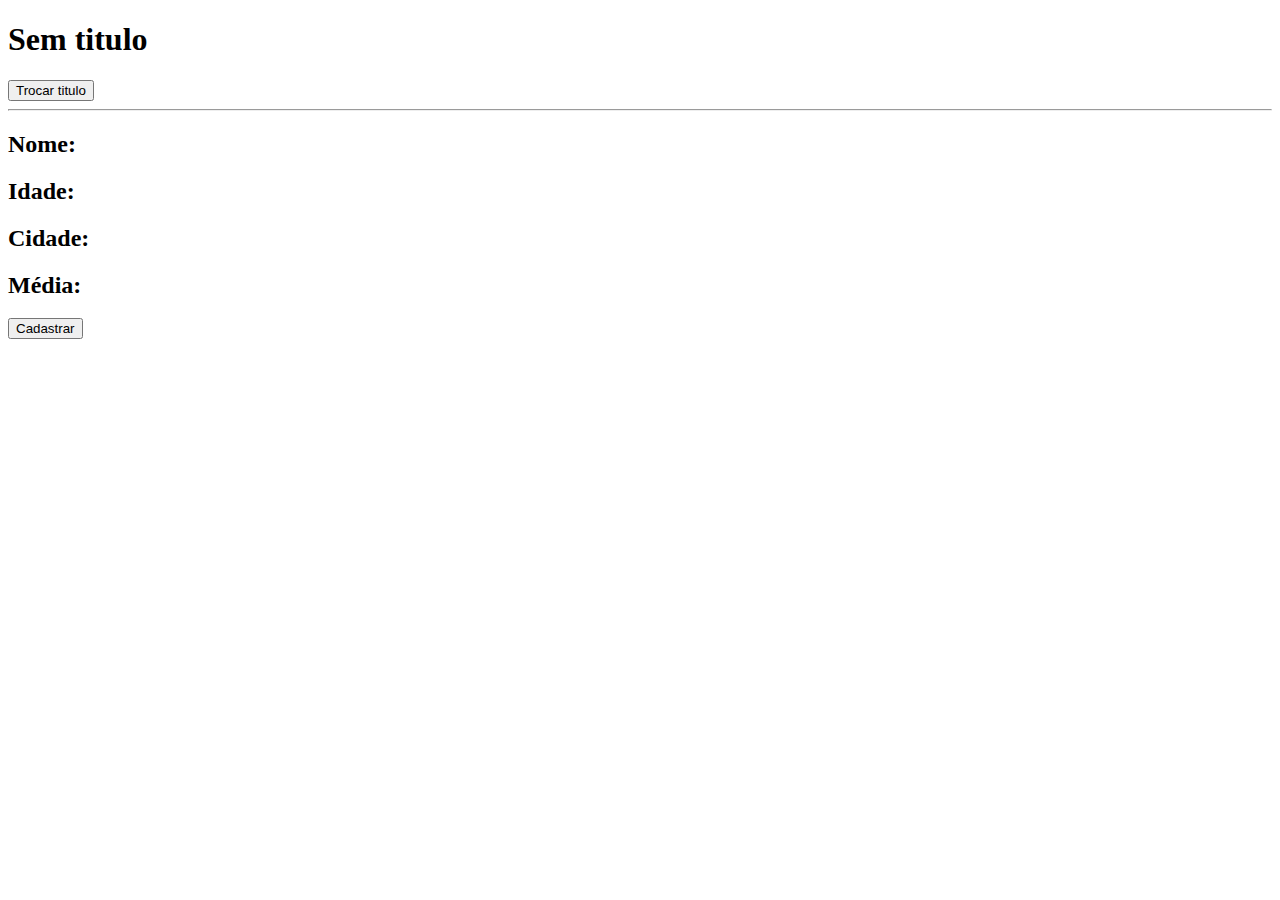
<file: Aula1/index.html>
<!DOCTYPE html>
<html lang="pt-br">
<head>
    <meta charset="UTF-8">
    <meta name="viewport" content="width=device-width, initial-scale=1.0">
    <script src="./main.js" defer></script>
    <link rel="stylesheet" href="./style.css">
    <title>Aula1</title>
</head>
<body>
    <h1 id="titulo">Sem titulo</h1>
    <button id='trocar-titulo'>Trocar titulo</button>
    <hr></hr>
    
    <h2 id="nome">Nome: </h2>
    <h2 id="idade">Idade: </h2>
    <h2 id="cidade">Cidade: </h2>
    <h2 id="media">Média: </h2>
    
    <button id="cadastrarbutton">Cadastrar</button>

</body>
</html>
</file>
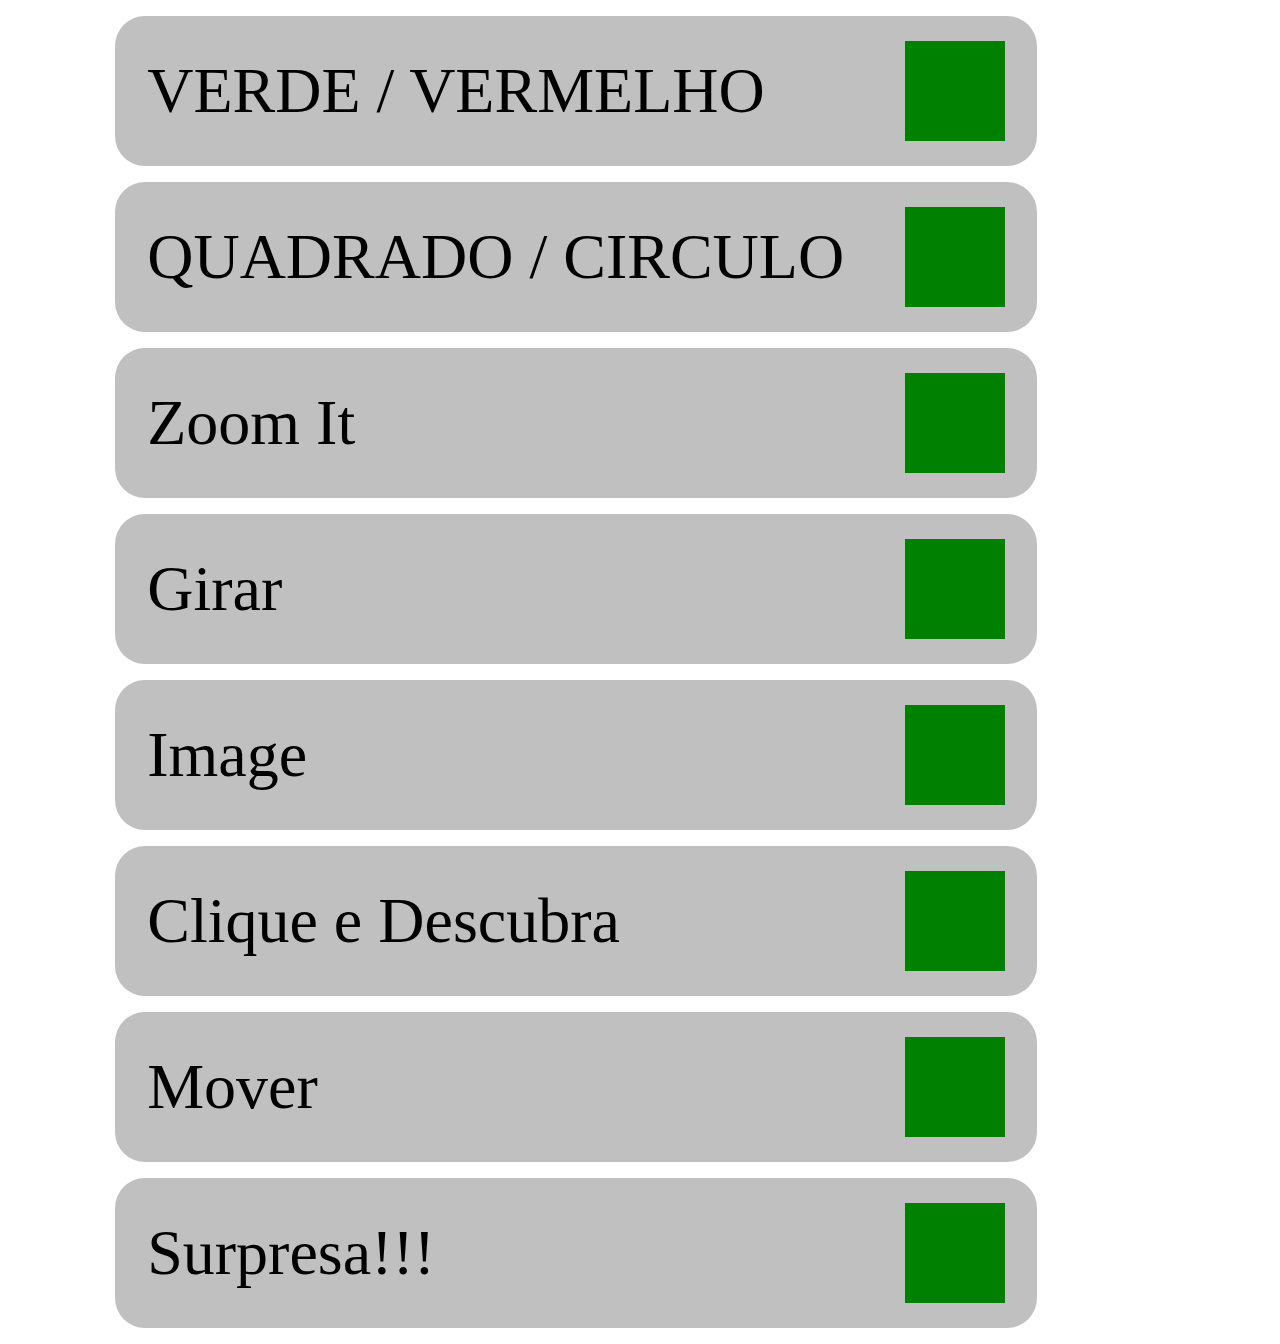
<file: Aula2/index.html>
<!DOCTYPE html>
<html lang="pt-br">
<head>
    <meta charset="UTF-8">
    <meta name="viewport" content="width=device-width, initial-scale=1.0">
    <link rel="stylesheet" href="./style.css">
    <script src="./app.js" defer></script>
    <title>Aula 02</title>
</head>
<body>
    <div class="container" id="container">
        <div class="item">
            <div class="texto">VERDE / VERMELHO</div>
            <div class="forma" id="forma1"></div>
        </div>
        <div class="item">
            <div class="texto">QUADRADO / CIRCULO</div>
            <div class="forma" id="forma2"></div>
        </div>
        <div class="item">
            <div class="texto">Zoom It</div>
            <div class="forma" id="forma3"></div>
        </div>
        <div class="item">
            <div class="texto">Girar</div>
            <div class="forma" id="forma4"></div>
        </div>
        <div class="item">
            <div class="texto">Image</div>
            <div class="forma" id="forma5"></div>
        </div>
        <div class="item">
            <div class="texto">Clique e Descubra</div>
            <div class="forma" id="forma6"></div>
        </div>
        <div class="item">
            <div class="texto">Mover</div>
            <div class="forma" id="forma7"></div>
        </div>
        <div class="item">
            <div class="texto">Surpresa!!!</div>
            <div class="forma" id="forma8"></div>
        </div>
    </div>
</body>
</html>
</file>
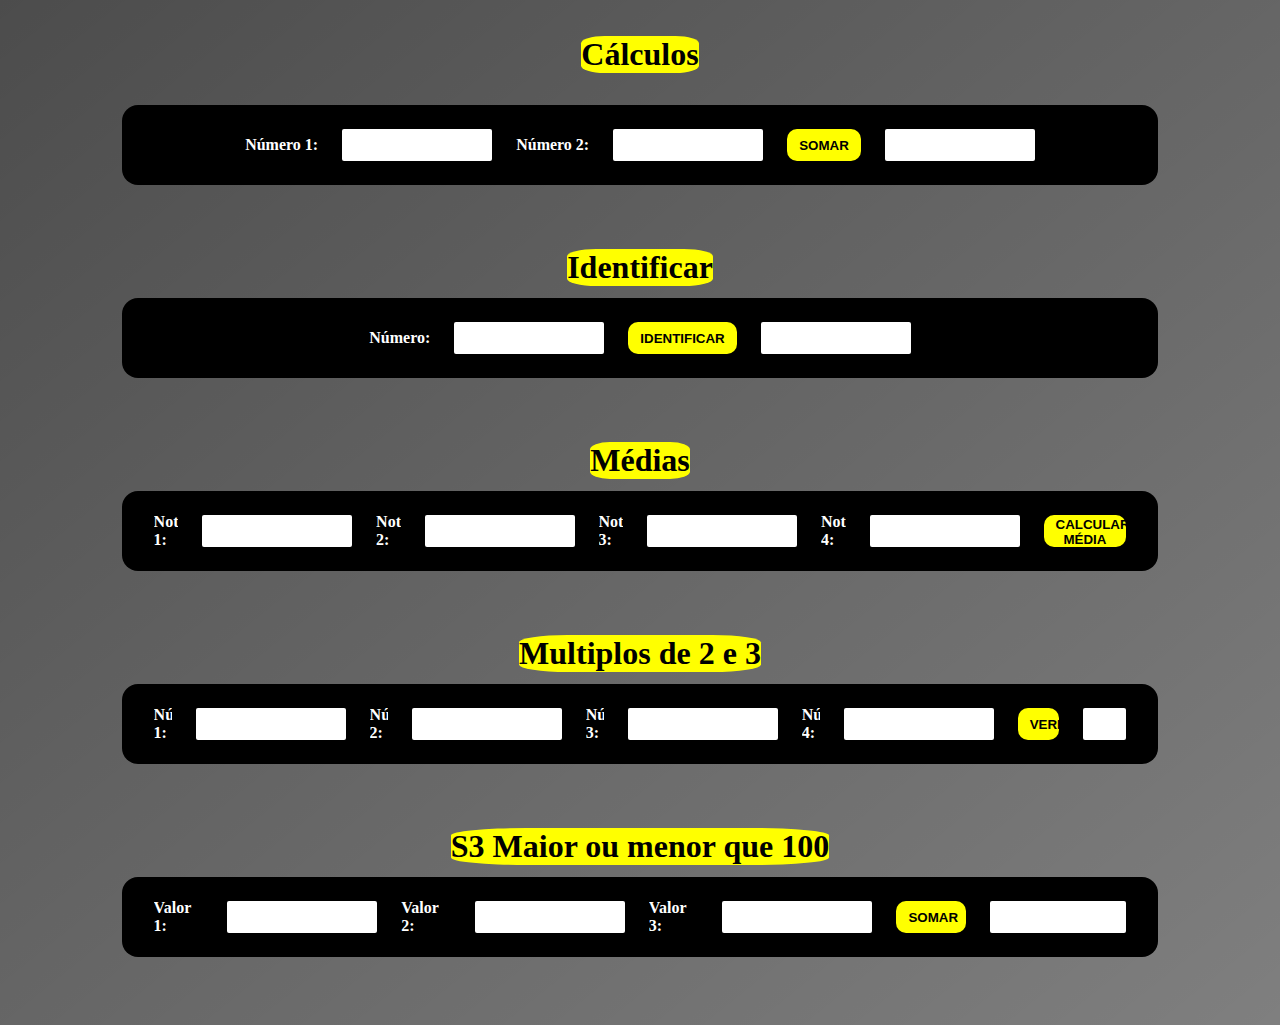
<file: aula3/index.html>
<!DOCTYPE html>
<html lang="pt-br">
<head>
    <meta charset="UTF-8">
    <meta name="viewport" content="width=device-width, initial-scale=1.0">
    <link rel="stylesheet" href="./style03.css">
    <script src="./app.js" defer></script>
    <title>AULA3</title>
</head>
<body>
    <h1>Cálculos</h1>
    <div class="container">
        <div class="itensIndiv">
            <div class="item">
                <label for="">Número 1:</label>
                <input type="text" id="n1">
                <label for="">Número 2:</label>
                <input type="text" id="n2">
                <button id="somar">Somar</button>
                <span class="result" id="resultado1"></span>
            </div>
        </div>
        <div class="itensIndiv">
            <h2>Identificar</h2>
            <div class="item">
                <label for="">Número: </label>
                <input type="text" id="numberit2">
                <button id="ident">Identificar</button>
                <span class="result" id="identPosNeg"></span>
            </div>
        </div>
        <div class="itensIndiv">
            <h2>Médias</h2>
            <div class="item">
                <label for="">Nota 1:</label>
                <input type="text" id="nota-1">
                <label for="">Nota 2:</label>
                <input type="text" id="nota-2">
                <label for="">Nota 3:</label>
                <input type="text" id="nota-3">
                <label for="">Nota 4:</label>
                <input type="text" id="nota-4">
                <button id="media">Calcular Média</button>
            </div>
        </div>
        <div class="itensIndiv">
            <h2>Multiplos de 2 e 3</h2>
            <div class="item">
                <label for="">Número 1:</label>
                <input type="text" id="n9">
                <label for="">Número 2:</label>
                <input type="text" id="n10">
                <label for="">Número 3:</label>
                <input type="text" id="n11">
                <label for="">Número 4:</label>
                <input type="text" id="n12">
                <button id="verificar">Verificar</button>
                <span class="result" id="multiplos"></span>
            </div>
           </div>
        <div class="itensIndiv">
            <h2>S3 Maior ou menor que 100</h2>
            <div class="item">
                <label for="">Valor 1:</label>
                <input type="text" id="valor1">
                <label for="">Valor 2:</label>
                <input type="text" id="valor2">
                <label for="">Valor 3:</label>
                <input type="text" id="valor3">
                <button id="somar3">Somar</button>
                <span class="result" id="somar-3-valores"></span>
            </div>
        </div>
    </div>
</body>
</html>
</file>
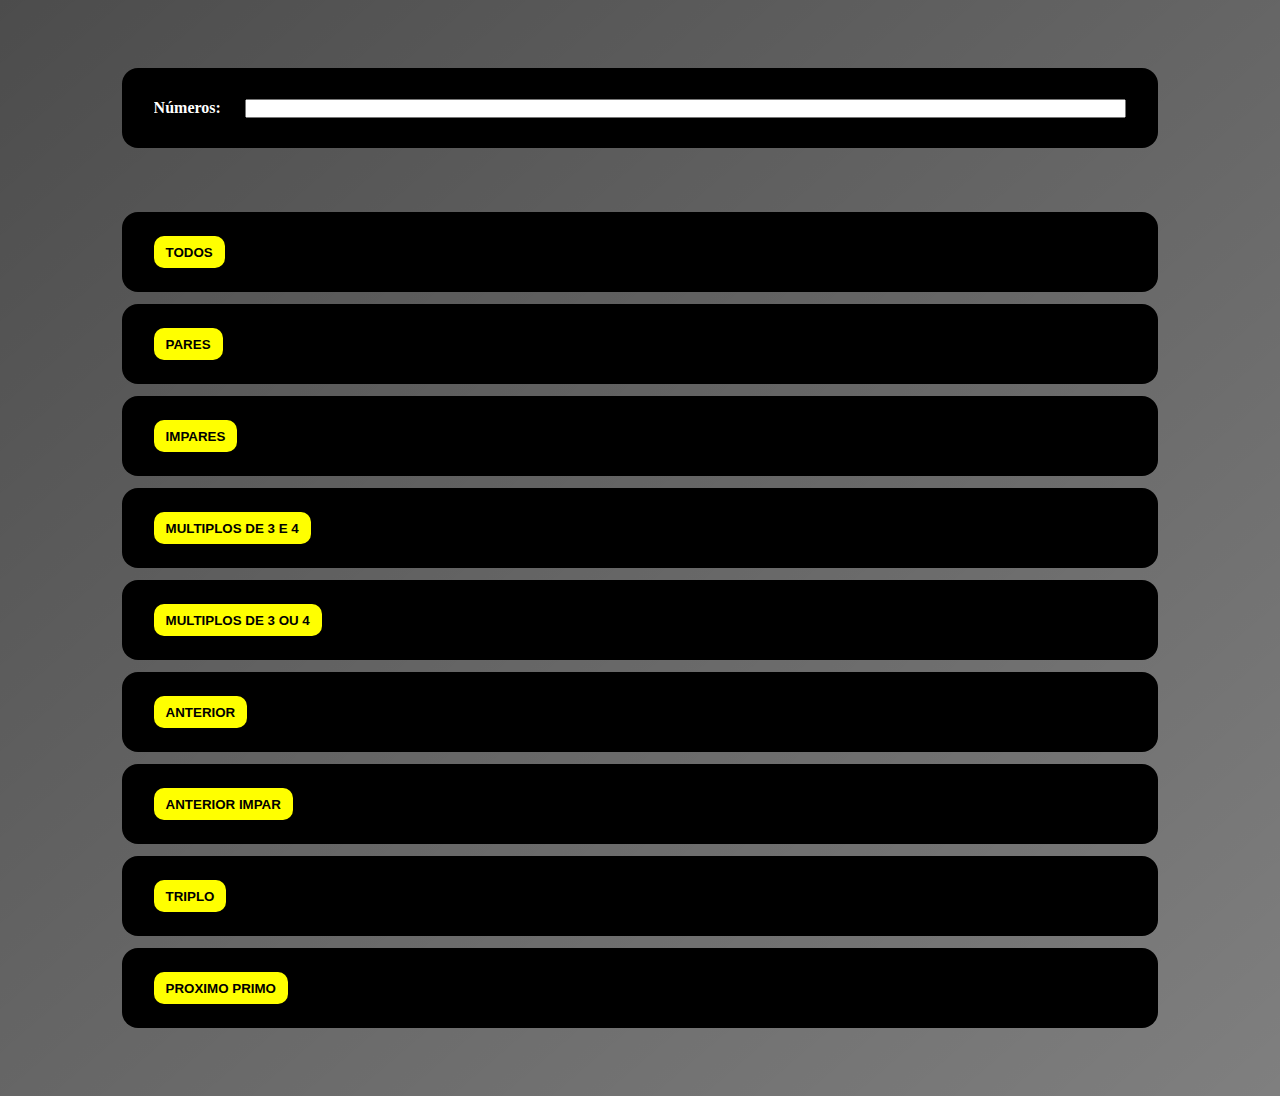
<file: aula4/index.html>
<!DOCTYPE html>
<html lang="pt-br">
<head>
    <meta charset="UTF-8">
    <meta name="viewport" content="width=device-width, initial-scale=1.0">
    <link rel="stylesheet" href="./style.css">
    <script src="./app.js" defer></script>
    <title>AULA3</title>
</head>
<body>
    <div class="container">
        <div class="itensIndiv">
            <div class="item">
                <label for="">Números:</label>
                <input type="text" id="numeros" class="numeros">
            </div>
        </div>
        <div class="itensIndiv">
            <div class="item">
                <button id="mostrar-todos">TODOS</button>
                <div class="numeros" id="container-numeros"></div>
            </div>
            <div class="item">
                <button id="mostrar-pares">PARES</button>
                <div class="numeros" id="cont-mostrar-pares"></div>
            </div>
            <div class="item">
                <button id="mostrar-impares">IMPARES</button>
                <div class="numeros" id="cont-mostrar-impares"></div>
            </div>
            <div class="item">
                <button id="mostrar-multiplos">MULTIPLOS DE 3 E 4</button>
                <div class="numeros" id="cont-mostrar-multiplos"></div>
            </div>
            <div class="item">
                <button id="mostrar-multiplos2">MULTIPLOS DE 3 OU 4</button>
                <div class="numeros" id="cont-mostrar-multiplos2"></div>
            </div>
            <div class="item">
                <button id="mostrar-anterior">ANTERIOR</button>
                <div class="numeros" id="cont-mostrar-anterior"></div>
            </div>
            <div class="item">
                <button id="mostrar-anteriorImpar">ANTERIOR IMPAR</button>
                <div class="numeros" id="cont-mostrar-anteriorImpar"></div>
            </div>
            <div class="item">
                <button id="mostrar-triplo">TRIPLO</button>
                <div class="numeros" id="cont-mostrar-triplo"></div>
            </div>
            <div class="item">
                <button id="mostrar-primo">PROXIMO PRIMO</button>
                <div class="numeros" id="cont-mostrar-primo"></div>
            </div>
        </div>
    </div>
</body>
</html>
</file>
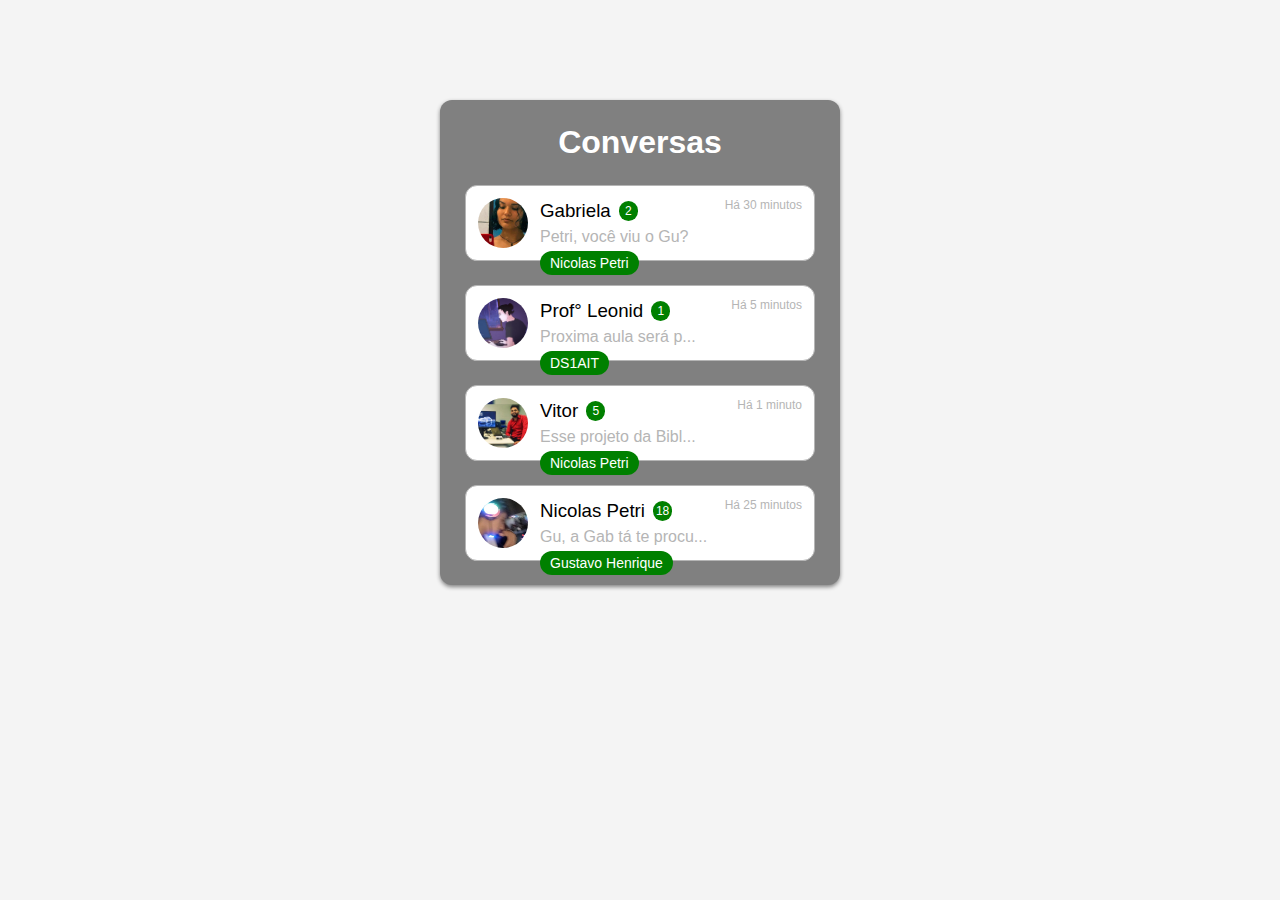
<file: aula5.1/index.html>
<!DOCTYPE html>
<html lang="pt-br">
<head>
    <meta charset="UTF-8">
    <meta name="viewport" content="width=device-width, initial-scale=1.0">
    <script src="app.js" defer></script>
    <link rel="stylesheet" href="style.css">
    <title>Aula 5 - Cards</title>
</head>
<body>
    <div class="container" id="container">
        <h1>Conversas</h1>
    </div>
</body>
</html>
</file>
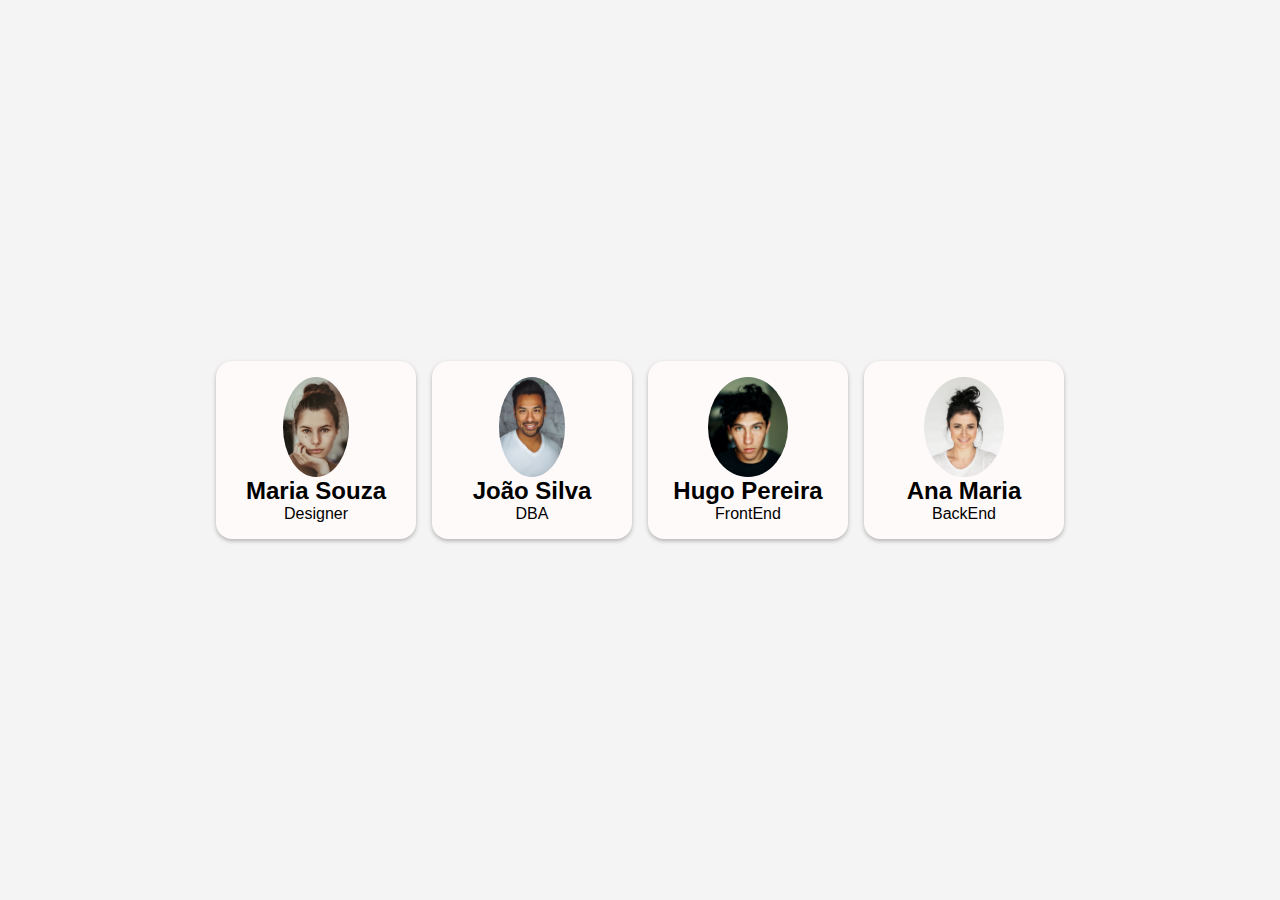
<file: aula5/index.html>
<!DOCTYPE html>
<html lang="pt-br">
<head>
    <meta charset="UTF-8">
    <meta name="viewport" content="width=device-width, initial-scale=1.0">
    <script src="app.js" defer></script>
    <link rel="stylesheet" href="style.css">
    <title>Aula 5 - Funcionários</title>
</head>
<body>
    <div class="card-container" id="card-container"></div>
</body>
</html>
</file>
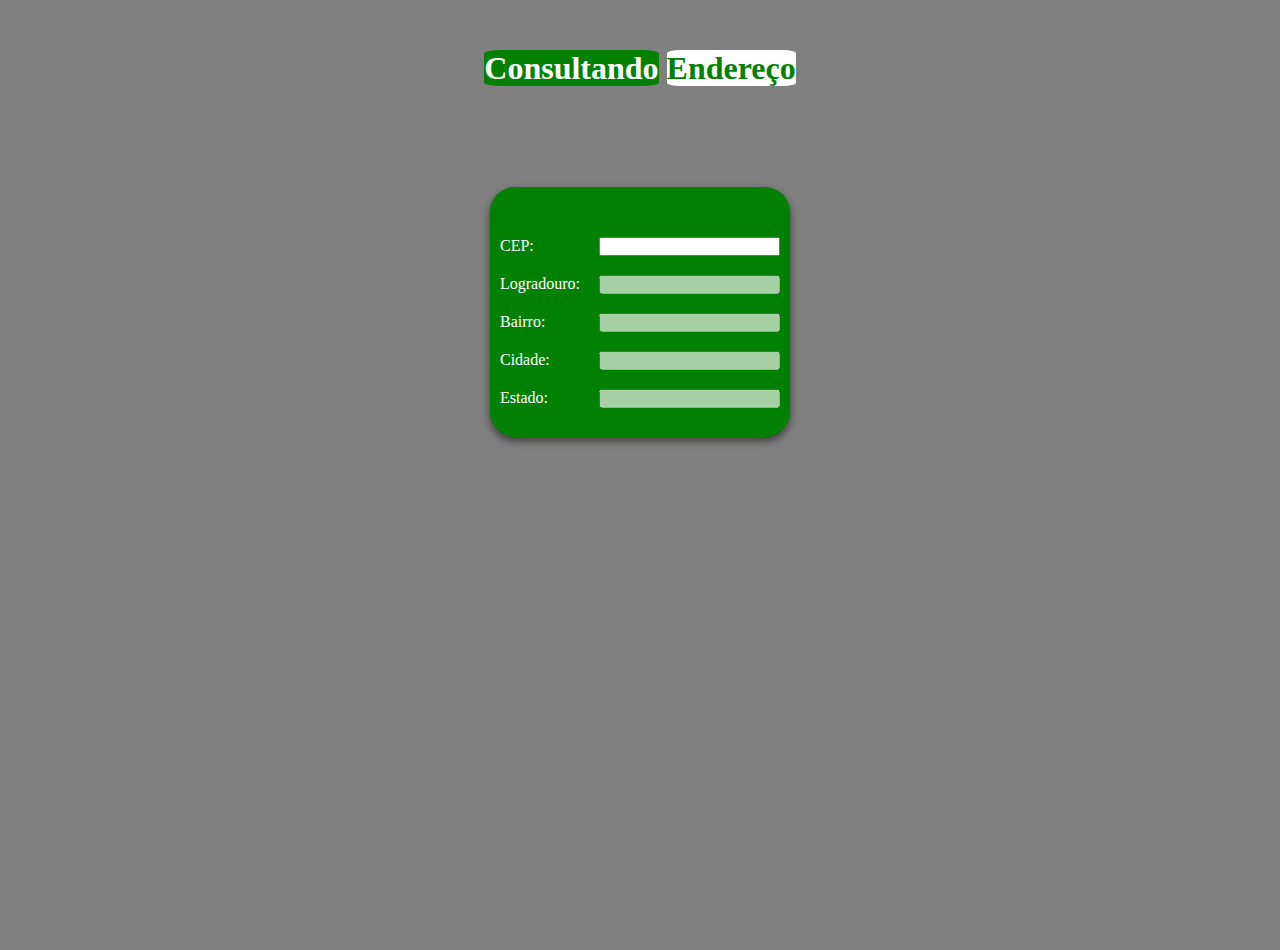
<file: aula7/index.html>
<!DOCTYPE html>
<html lang="pt-br">
<head>
    <meta charset="UTF-8">
    <meta name="viewport" content="width=device-width, initial-scale=1.0">
    <link rel="stylesheet" href="./style.css">
    <script src="./app.js" defer></script>
    <title>Aula 7</title>
</head>
<body>
    <header>
        <h1>
            <span class="titulo1">Consultando</span>
            <span class="titulo2">Endereço</span>
        </h1>
    </header>
    <main>
        <div class="cep-container">
            <div class="infos">
                <span>CEP:</span>
                <input type="text" id="input">
            </div>
            <div class="infos">
                <span> Logradouro:</span>
                <input type="text" id="rua" disabled>  
            </div>
            <div class="infos">
                <span> Bairro: </span>
                <input type="text" id="bairro" disabled>  
            </div>
            <div class="infos">
                <span> Cidade: </span>
                <input type="text" id="cidade" disabled>  
            </div>
            <div class="infos">
                <span> Estado: </span>
                <input type="text" id="estado" disabled>  
            </div>
        </div>
    </main>
</body>
</html>
</file>
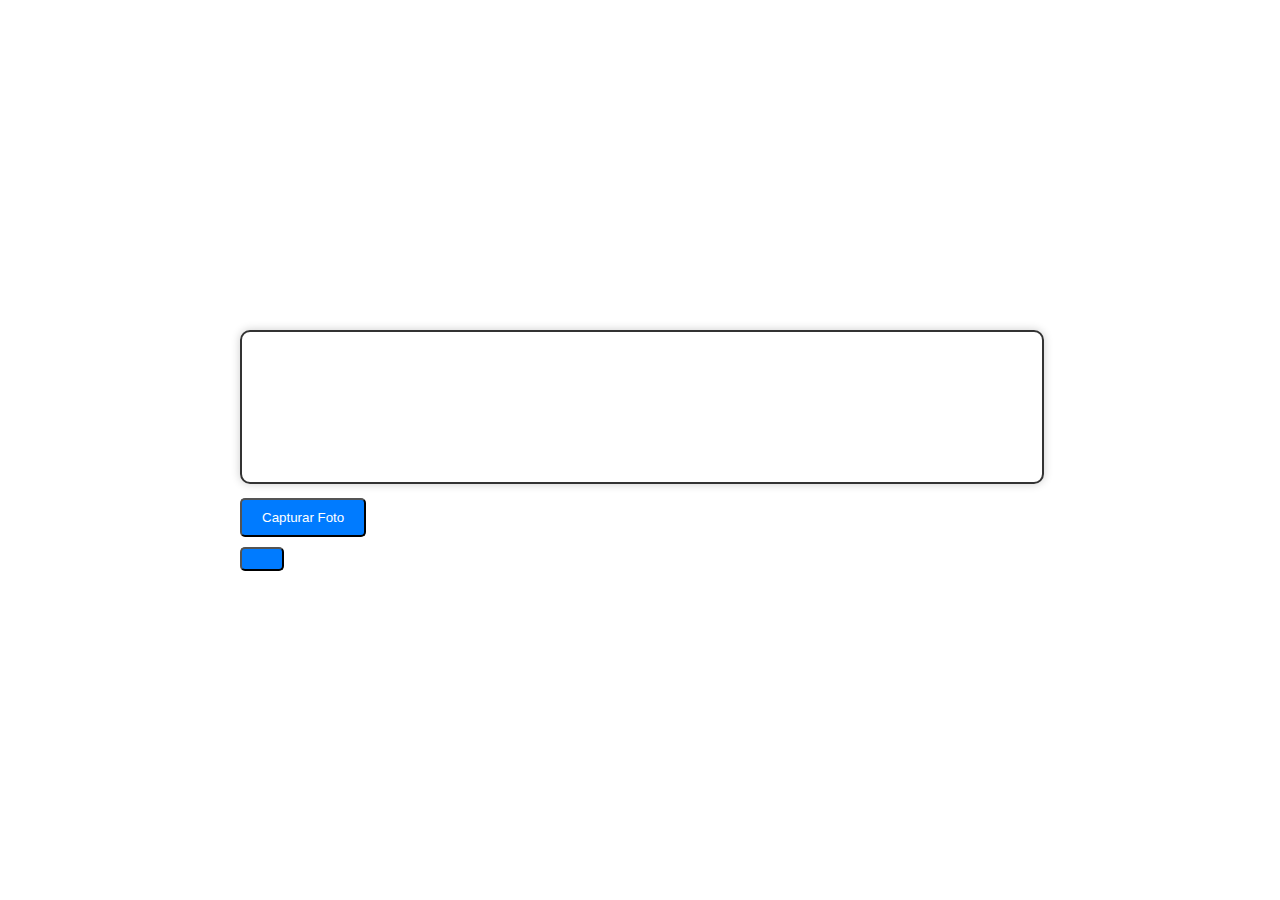
<file: camera/index.html>
<!DOCTYPE html>
<html lang="pt-br">
<head>
    <meta charset="UTF-8">
    <meta name="viewport" content="width=device-width, initial-scale=1.0">
    <script src="./app.js" defer></script>
    <link rel="stylesheet" href="./style.css">
    <title>Teste Câmera</title>
</head>
<body>
    <div class="video">
        <video id="camera" autoplay ></video>
        <button id="capture-button" >Capturar Foto</button>
        <button class="dd">
            <a id="download-link" style="display: none;" download="webcam-capture.png">Download Foto</a>
        </button>
    </div>
</body>
</html>
</file>
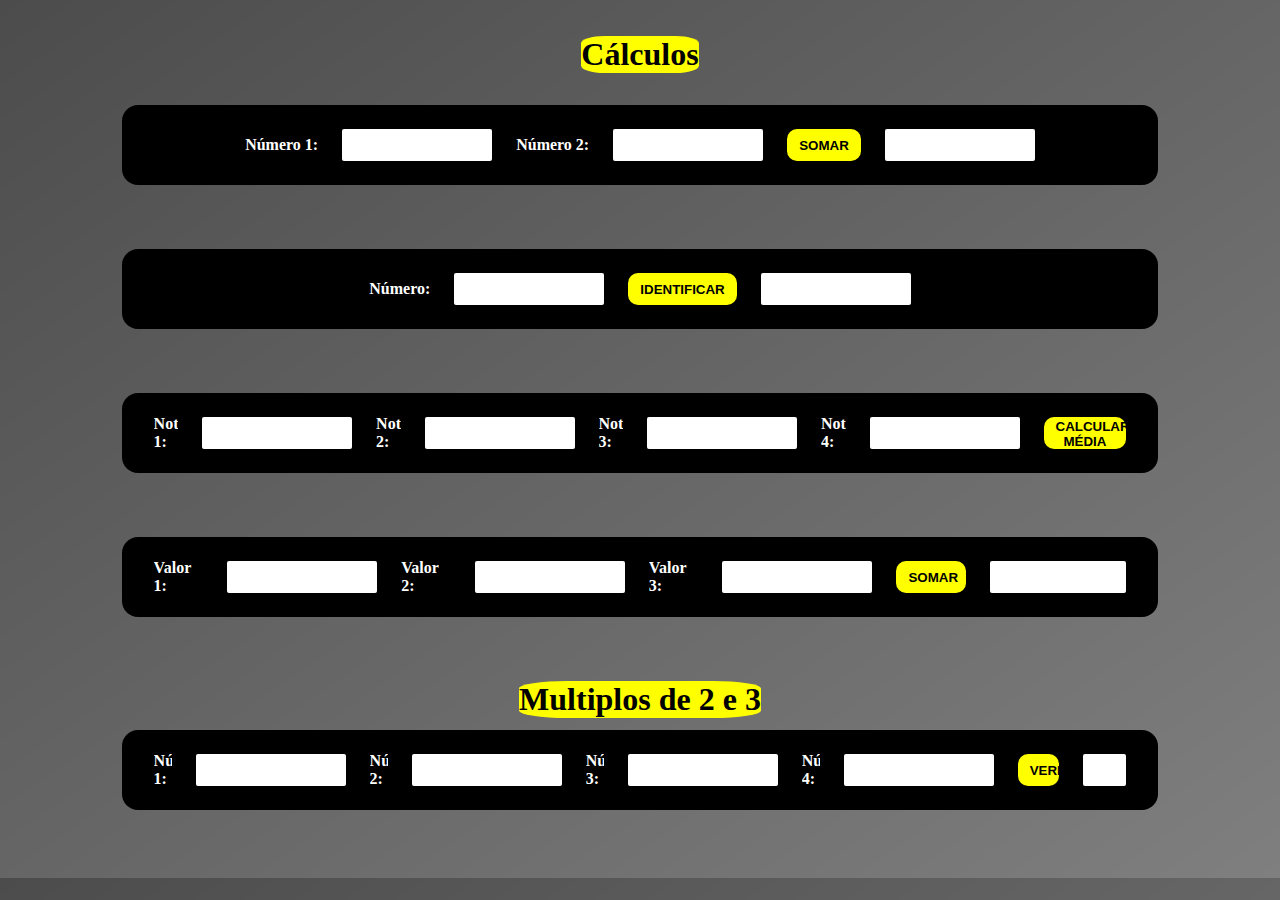
<file: aula3/teste.html>
<!DOCTYPE html>
<html lang="pt-br">
<head>
    <meta charset="UTF-8">
    <meta name="viewport" content="width=device-width, initial-scale=1.0">
    <link rel="stylesheet" href="./style03.css">
    <script src="./app.js" defer></script>
    <title>AULA3</title>
</head>
<body>
    <h1>Cálculos</h1>
    <div class="container">
        <div class="itensIndiv">
            <div class="item">
                <label for="">Número 1:</label>
                <input type="text" id="n1">
                <label for="">Número 2:</label>
                <input type="text" id="n2">
                <button id="somar">Somar</button>
                <span class="result" id="resultado1"></span>
            </div>
        </div>
        <div class="itensIndiv">
            <div class="item">
                <label for="">Número: </label>
                <input type="text" id="numberit2">
                <button id="ident">Identificar</button>
                <span class="result" id="identPosNeg"></span>
            </div>
        </div>
        <div class="itensIndiv">
            <div class="item">
                <label for="">Nota 1:</label>
                <input type="text" id="nota-1">
                <label for="">Nota 2:</label>
                <input type="text" id="nota-2">
                <label for="">Nota 3:</label>
                <input type="text" id="nota-3">
                <label for="">Nota 4:</label>
                <input type="text" id="nota-4">
                <button id="media">Calcular Média</button>
            </div>
        </div>
        <div class="itensIndiv">
            <div class="item">
                <label for="">Valor 1:</label>
                <input type="text" id="valor1">
                <label for="">Valor 2:</label>
                <input type="text" id="valor2">
                <label for="">Valor 3:</label>
                <input type="text" id="valor3">
                <button id="somar3">Somar</button>
                <span class="result" id="somar-3-valores"></span>
            </div>
        </div>
        <div class="itensIndiv">
        <h2>Multiplos de 2 e 3</h2>
        <div class="item">
            <label for="">Número 1:</label>
            <input type="text" id="n9">
            <label for="">Número 2:</label>
            <input type="text" id="n10">
            <label for="">Número 3:</label>
            <input type="text" id="n11">
            <label for="">Número 4:</label>
            <input type="text" id="n12">
            <button id="verificar">Verificar</button>
            <span class="result" id="multiplos"></span>
        </div>
       </div>
    </div>
</body>
</html>
</file>
<file: Aula1/style.css>
.amarelo{
    color: yellow;
}
.verde{
    color: green;
}
.azul{
    color: blue;
}
.vermelha{
    color: red;
}
</file>
<file: Aula2/style.css>
*{
    margin: 0;
    padding: 0;
    box-sizing: border-box;
}

body{
    background-image: url("https://softdesign.com.br/wp-content/webpc-passthru.php?src=https://softdesign.com.br/wp-content/uploads/2022/05/Programacao-Funcional-scaled-2.jpg&nocache=1");
    background-size: cover;
    background-position: center;
}

.container{
    width: 90vw;
    display: flex;
    flex-direction: column;
    align-items: center;
    padding-block: 16px;
    gap: 16px;
}

.item{
    height: 150px;
    width: 80%;
    background-color: silver;
    display: flex;
    justify-content: space-between;
    align-items: center;
    padding-inline: 32px;
    border-radius: 30px;
}

.texto{
    color: black;
    font-size: 64px;
}

.forma{
    width: 100px;
    height: 100px;
    background-color: green;
    cursor: pointer;
    transition: .5s;
}

.vermelho{
    background-color: red;
}

.circulo{
    border-radius: 50%;
}

.giro{
    transform: rotate(180deg);
}

.imagem{
    background-image: url("https://encrypted-tbn0.gstatic.com/images?q=tbn:ANd9GcQBt3mwuD9o620pY9s9krwAo_TykNXBVhCUCaFOBpjHtDa3QH2zD8o_VysXfpAUGupht5U&usqp=CAU");
    background-position: center;
    background-size: cover;
}

.zoom{
    scale: 1.5;
}

.img2{
    background-image: url('https://images.tcdn.com.br/img/img_prod/813520/jogo_de_roda_original_vw_taos_rline_aro_18x7_pretadiamantada_5x112_et_45_usada_427_1_8ad99fe1a10f02e6083cc206b10baf76.jpg');
    background-size: cover;
    background-position: center;
}

.mover{
    order: -1;
}

.sumir{
    opacity: 0;
}
</file>
<file: aula3/style03.css>
*{
    margin: 0;
    padding: 0;
    box-sizing: border-box;
    overflow-x: hidden;
}

body{
    color: white;
    display: flex;
    flex-direction: column;
    align-items: center;
    padding-block: 36px;
    background-image: linear-gradient(to right bottom, rgb(0,0,0, 0.7), rgb(0,0,0,0.5)), url("https://arquivo.devmedia.com.br/cursos/imagem/curso_388.jpg");
    background-position: center;
    background-repeat: round;
}

.container{
    width: 100vw;
    display: flex;
    flex-direction: column;
    align-items: center;
    justify-content: center;
    padding-block: 32px;    
    gap: 64px;
}

.itensIndiv{
    display: flex;
    flex-direction: column;
    align-items: center;
    justify-content: center;
    gap: 12px;
    width: 90%;
}

.item{
    background-color: black;
    display: flex;
    align-items: center;
    justify-content: center;
    height: 5rem;
    width: 90%;
    padding-inline: 32px;
    gap: 24px;
    font-weight: 700;
    border-radius: 16px;
}

button{
    color: black;
    cursor: pointer;
    background-color: yellow;
    padding: 2px 6px;
    border: none;
    width: auto;
    padding-inline: 12px;
    height: 2rem;
    border-radius: 10px;
    font-weight: 600;
    text-transform: uppercase;
}

.result, input{
    width: 150px;
    height: 40%;
    background-color: white;
    color: black;
    display: flex;
    align-items: center;
    font-size: 0.8rem;
    padding-inline: 4px;
    border: none;
    border-radius: 2px;
}

h1{
    color: black;
    background-color: yellow;
    border-radius: 20%;
    font-size: xx-large;
}

h2{
    color: black;
    background-color: yellow;
    border-radius: 20%;
    font-size: xx-large;
}
</file>
<file: aula4/style.css>
*{
    margin: 0;
    padding: 0;
    box-sizing: border-box;
    overflow-x: hidden;
}

body{
    color: white;
    display: flex;
    flex-direction: column;
    align-items: center;
    padding-block: 36px;
    background-image: linear-gradient(to right bottom, rgb(0,0,0, 0.7), rgb(0,0,0,0.5)), url("https://arquivo.devmedia.com.br/cursos/imagem/curso_388.jpg");
    background-position: center;
    background-repeat: round;
}

.container{
    width: 100vw;
    display: flex;
    flex-direction: column;
    align-items: center;
    justify-content: center;
    padding-block: 32px;    
    gap: 64px;
}

.itensIndiv{
    display: flex;
    flex-direction: column;
    align-items: center;
    justify-content: center;
    gap: 12px;
    width: 90%;
}

.item{
    background-color: black;
    display: flex;
    align-items: center;
    justify-content: center;
    height: 5rem;
    width: 90%;
    padding-inline: 32px;
    gap: 24px;
    font-weight: 700;
    border-radius: 16px;
}

button{
    color: black;
    cursor: pointer;
    background-color: yellow;
    padding: 2px 6px;
    border: none;
    width: auto;
    padding-inline: 12px;
    height: 2rem;
    border-radius: 10px;
    font-weight: 600;
    text-transform: uppercase;
}

.numeros{
    flex-grow: 1;
    padding: 0, 8px;
}
.numeros span{
    display: inline-block;
    background-color: goldenrod;
    width: 50px;
    text-align: center;
}
</file>
<file: aula5.1/style.css>
*{
    padding: 0;
    margin: 0;
    box-sizing: border-box;
}

body{
    display: flex;
    justify-content: center;
    background-color: #f4f4f4;
    height: 100vh;
    font-family: Arial, Helvetica, sans-serif;
}

h1{
    color: white;
}

.container{
    display: flex;
    align-items: center;
    flex-direction: column;
    background-color: grey;
    width: 400px;
    padding: 24px 16px;
    border-radius: 12px;
    gap: 24px;
    box-shadow: 0px 2px 4px gray;
    margin-top: 100px;
    height: fit-content;
}

.card{
    background-color: white;
    display: grid;
    align-items: center;
    width: 350px;
    gap: 12px;
    border: 0.5px solid #b5b5b5;
    border-radius: 12px;
    padding: 12px;
    position: relative;
    grid-template-columns: auto 1fr max-content;
}

.card img{
    width: 50px;
    height: 50px;
    border-radius: 50px;
}

.nomeContato{
    display: flex;
    align-items: center;
    gap: 8px;
}

.nomeCtt{
    font-weight: 500;
}

.qtdMensagem{
    width: 1.2rem;
    height: 1.2rem;
    border-radius: 50%;
    background-color: green;
    color: white;
    display: flex;
    align-items: center;
    justify-content: center;
    font-size: 12px;
}

.informacoes{
    display: flex;
    flex-direction: column; 
    gap: 6px;
}

.tempo{
    place-self: start;
    font-size: 12px;
}

.tempo, .mensagem{
    color: #b5b5b5;
}

.contato{
    position: absolute;
    bottom: -15px;
    left: 74px;
    background-color: green;
    padding: 4px 10px;
    font-size: 14px;
    border-radius: 12px;
    color: white;
}
</file>
<file: aula5/style.css>
*{
    padding: 0;
    margin: 0;
    box-sizing: border-box;
}

body{
    background-color: #f4f4f4;
    font-family: Arial, Helvetica, sans-serif;
    display: grid;
    place-content: center;
    height: 100vh;
}

.card-container{
    display: flex;
    gap: 16px;
}

.card{
    width: 200px;
    background-color: snow;
    padding: 16px;
    display: flex;
    justify-content: center;
    align-items: center;
    flex-direction: column;
    text-align: center;
    border-radius: 16px;
    box-shadow: 0px 2px 4px #0004;
}

.card img{
    max-width: 100px;
    height: 100px;
    border-radius: 50%;
}
</file>
<file: aula7/style.css>
*{
    padding: 0;
    margin: 0;
    box-sizing: border-box;
}

.titulo1{
    color: white;
    background-color: green;
    border-radius: 10%;
}

.titulo2{
    color: green;
    background-color: white;
    border-radius: 10%;
}

header{
    display: flex;
    justify-content: center;
    align-items: center;
    margin-top: 50px;
}

body{
    background-color: gray;
    height: 100vh;
    align-items: center;
    justify-content: center;
}

main{
    display: flex;
    flex-direction: column;
    align-items: center;
    justify-content: center;
    gap: 12px;
    margin-top: 100px;
}

.cep-container{
    height: 250px;
    width: 300px;
    display: flex;
    justify-content: center;
    flex-direction: column;
    background-color: green;
    border-radius: 25px;
    box-shadow: 0px 4px 8px #0008;
}

.infos{
    position: relative;
    margin-top: 20px;
    color: white;
    margin-left: 10px;
}

.infos input{
    position: absolute;
    right: 10px;
}

input:disabled{
    opacity: 1;
}
</file>
<file: camera/style.css>
video{
    border-radius: 10px;
}
body {
    display: flex;
    justify-content: center;
    align-items: center;
    height: 100vh;
    margin: 0;
}

.video {
    position: relative;
    width: 80%;
    max-width: 800px;
}

#camera {
    width: 100%;
    height: auto;
    border: 2px solid #333;
    border-radius: 10px;
    box-shadow: 0 0 10px rgba(0, 0, 0, 0.2);
}

#capture-button, .dd{
    display: block;
    margin-top: 10px;
    padding: 10px 20px;
    background-color: #007bff;
    color: #fff;
    border-radius: 5px;
    cursor: pointer;
}

#capture-button:hover, .dd:hover{
    background-color: #0056b3;
}

a{
    text-decoration: none;
    color: white;
}
</file>
